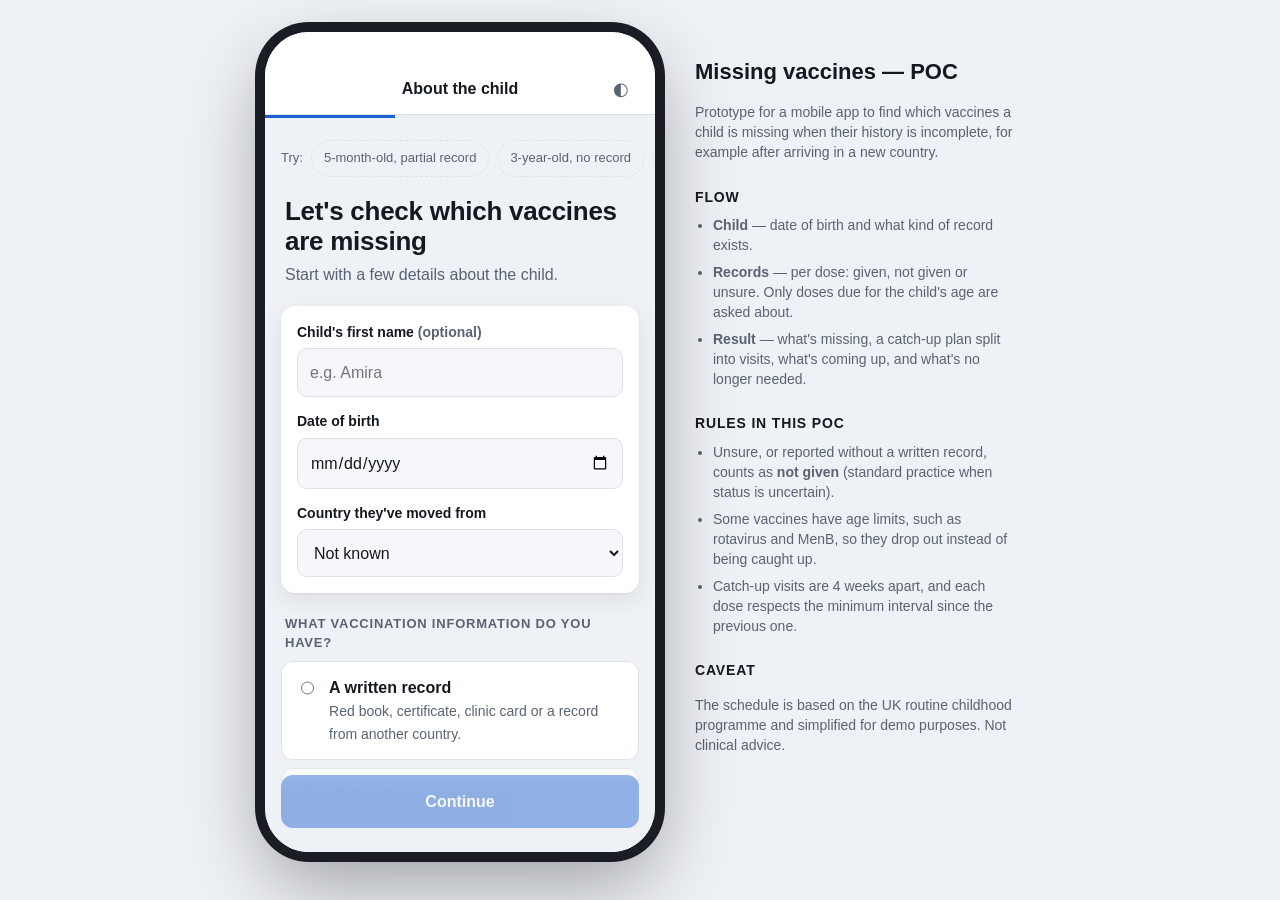
<file: missing-vaccines/index.html>
<!doctype html>
<html lang="en-GB">
<head>
<meta charset="utf-8">
<meta name="viewport" content="width=device-width, initial-scale=1, viewport-fit=cover">
<meta name="robots" content="noindex">
<title>Vaccine Catch-up</title>
<style>
  :root {
    --bg: #eef1f5;
    --surface: #ffffff;
    --surface-2: #f5f7fa;
    --text: #14181f;
    --text-2: #5a6372;
    --border: #dde2ea;
    --accent: #1b5fd1;
    --accent-ink: #ffffff;
    --accent-soft: #e5eeff;
    --red: #c4321f;
    --red-soft: #fdecea;
    --amber: #9a5b00;
    --amber-soft: #fff3dc;
    --green: #1d7a46;
    --green-soft: #e3f5ea;
    --grey-soft: #eceff3;
    --shadow: 0 1px 2px rgba(20,24,31,.06), 0 8px 24px rgba(20,24,31,.08);
    --radius: 14px;
    color-scheme: light;
  }
  @media (prefers-color-scheme: dark) {
    :root:not([data-theme="light"]) {
      --bg: #0b0d11; --surface: #161a21; --surface-2: #1d222b; --text: #e9edf3; --text-2: #9aa4b4;
      --border: #2a313c; --accent: #6ea1ff; --accent-ink: #0b0d11; --accent-soft: #1b2a45;
      --red: #ff8473; --red-soft: #3a1c18; --amber: #f3b54f; --amber-soft: #352a14;
      --green: #5fd394; --green-soft: #15301f; --grey-soft: #232a34;
      --shadow: 0 1px 2px rgba(0,0,0,.4), 0 8px 24px rgba(0,0,0,.35);
      color-scheme: dark;
    }
  }
  :root[data-theme="dark"] {
    --bg: #0b0d11; --surface: #161a21; --surface-2: #1d222b; --text: #e9edf3; --text-2: #9aa4b4;
    --border: #2a313c; --accent: #6ea1ff; --accent-ink: #0b0d11; --accent-soft: #1b2a45;
    --red: #ff8473; --red-soft: #3a1c18; --amber: #f3b54f; --amber-soft: #352a14;
    --green: #5fd394; --green-soft: #15301f; --grey-soft: #232a34;
    --shadow: 0 1px 2px rgba(0,0,0,.4), 0 8px 24px rgba(0,0,0,.35);
    color-scheme: dark;
  }

  * { box-sizing: border-box; }
  html, body { margin: 0; }
  body {
    background: var(--bg); color: var(--text);
    font: 16px/1.45 -apple-system, BlinkMacSystemFont, "SF Pro Text", "Segoe UI", Roboto, "Helvetica Neue", Arial, sans-serif;
    -webkit-font-smoothing: antialiased;
  }

  /* Phone frame on wide screens, full-bleed on phones */
  .stage { min-height: 100vh; display: flex; justify-content: center; align-items: flex-start; padding: 32px 16px; gap: 40px; }
  .phone {
    width: 390px; max-width: 100%; height: min(820px, calc(100vh - 64px)); background: var(--bg);
    border-radius: 44px; box-shadow: 0 0 0 10px #1a1d23, 0 30px 80px rgba(0,0,0,.35);
    overflow: hidden; display: flex; flex-direction: column; position: relative;
  }
  .side { max-width: 320px; color: var(--text-2); font-size: 14px; padding-top: 24px; }
  .side h1 { color: var(--text); font-size: 22px; margin: 0 0 8px; }
  .side h2 { color: var(--text); font-size: 14px; margin: 24px 0 8px; text-transform: uppercase; letter-spacing: .06em; }
  .side ul { padding-left: 18px; margin: 0; }
  .side li { margin-bottom: 6px; }
  @media (max-width: 820px) {
    .stage { padding: 0; display: block; }
    /* Let the page itself scroll on phones: nested scroll areas don't get touch scrolling in some webviews */
    .phone { width: 100%; height: auto; min-height: 100vh; border-radius: 0; box-shadow: none; overflow: visible; }
    .appbar { position: sticky; top: 0; z-index: 2; }
    .screen { flex: none; overflow: visible; padding-bottom: 140px; }
    .side { display: none; }
  }

  .appbar {
    padding: 18px 20px 12px; background: var(--surface); border-bottom: 1px solid var(--border);
    display: flex; align-items: center; gap: 12px; flex-shrink: 0;
  }
  .phone .appbar { padding-top: 44px; }
  @media (max-width: 820px) { .phone .appbar { padding-top: max(18px, env(safe-area-inset-top)); } }
  .appbar .back { border: 0; background: none; color: var(--accent); font-size: 16px; padding: 4px 0; cursor: pointer; min-width: 48px; text-align: left; }
  .appbar .back[hidden] { display: inline-block; visibility: hidden; }
  .appbar .title { flex: 1; text-align: center; font-weight: 600; }
  .appbar .theme { border: 0; background: none; color: var(--text-2); cursor: pointer; min-width: 48px; text-align: right; font-size: 18px; }
  .progress { height: 3px; background: var(--grey-soft); flex-shrink: 0; }
  .progress > div { height: 100%; background: var(--accent); transition: width .25s; }

  .screen { flex: 1; overflow-y: auto; -webkit-overflow-scrolling: touch; overscroll-behavior: contain; padding: 20px 16px 120px; }
  .footer {
    position: absolute; left: 0; right: 0; bottom: 0; padding: 12px 16px 24px;
    background: linear-gradient(to top, var(--bg) 70%, transparent);
  }
  @media (max-width: 820px) { .footer { position: fixed; padding-bottom: max(16px, env(safe-area-inset-bottom)); } }

  h2.screen-title { font-size: 26px; line-height: 1.15; margin: 4px 4px 6px; letter-spacing: -.01em; }
  p.lede { color: var(--text-2); margin: 0 4px 20px; }

  .card { background: var(--surface); border-radius: var(--radius); box-shadow: var(--shadow); padding: 16px; margin-bottom: 12px; }
  .card h3 { margin: 0 0 2px; font-size: 16px; }
  .muted { color: var(--text-2); font-size: 14px; }
  .small { font-size: 13px; }

  label.field { display: block; margin-bottom: 14px; }
  label.field > span { display: block; font-size: 14px; font-weight: 600; margin-bottom: 6px; }
  input[type=text], input[type=date], select {
    width: 100%; font: inherit; color: var(--text); background: var(--surface-2);
    border: 1px solid var(--border); border-radius: 10px; padding: 12px; min-height: 48px;
  }
  input:focus-visible, select:focus-visible, button:focus-visible { outline: 3px solid var(--accent); outline-offset: 2px; }

  .choice { display: flex; gap: 12px; align-items: flex-start; padding: 14px; border: 1.5px solid var(--border); border-radius: 12px; margin-bottom: 8px; cursor: pointer; background: var(--surface); }
  .choice input { margin-top: 3px; accent-color: var(--accent); width: 18px; height: 18px; }
  .choice:has(input:checked) { border-color: var(--accent); background: var(--accent-soft); }
  .choice b { display: block; }

  .btn { display: block; width: 100%; border: 0; border-radius: 12px; padding: 15px; font: inherit; font-weight: 600; cursor: pointer; min-height: 52px; }
  .btn.primary { background: var(--accent); color: var(--accent-ink); }
  .btn.primary:disabled { opacity: .45; cursor: not-allowed; }
  .btn.secondary { background: var(--surface); color: var(--accent); box-shadow: inset 0 0 0 1.5px var(--border); margin-top: 8px; }
  .linkbtn { border: 0; background: none; color: var(--accent); font: inherit; font-size: 14px; cursor: pointer; padding: 6px 0; }

  .demos { display: flex; gap: 8px; overflow-x: auto; margin: 0 -16px 18px; padding: 2px 16px; scrollbar-width: none; }
  .demos button { flex-shrink: 0; border: 1px dashed var(--border); background: transparent; color: var(--text-2); border-radius: 999px; padding: 8px 12px; font: inherit; font-size: 13px; cursor: pointer; }
  .demos span { flex-shrink: 0; font-size: 13px; color: var(--text-2); align-self: center; }

  /* Records */
  .vax-head { display: flex; justify-content: space-between; gap: 8px; align-items: baseline; }
  .aka { font-size: 12px; color: var(--text-2); margin: 2px 0 10px; }
  .dose { border-top: 1px solid var(--border); padding: 12px 0 4px; }
  .dose-label { font-size: 14px; display: flex; justify-content: space-between; margin-bottom: 8px; }
  .seg { display: grid; grid-template-columns: repeat(3, 1fr); background: var(--surface-2); border-radius: 10px; padding: 3px; gap: 3px; }
  .seg button { border: 0; background: transparent; color: var(--text-2); font: inherit; font-size: 14px; padding: 9px 4px; border-radius: 8px; cursor: pointer; min-height: 40px; }
  .seg button[aria-pressed=true] { background: var(--surface); color: var(--text); font-weight: 600; box-shadow: 0 1px 3px rgba(0,0,0,.12); }
  .seg button[data-v=given][aria-pressed=true] { color: var(--green); }
  .seg button[data-v=not][aria-pressed=true] { color: var(--red); }
  .given-detail { display: grid; grid-template-columns: 1fr; gap: 8px; margin-top: 10px; }
  .given-detail label { font-size: 13px; color: var(--text-2); display: flex; align-items: center; gap: 8px; }
  .given-detail input[type=checkbox] { width: 18px; height: 18px; accent-color: var(--accent); }
  .warn-inline { font-size: 12px; color: var(--amber); background: var(--amber-soft); padding: 6px 8px; border-radius: 8px; }

  /* Results */
  .hero { background: var(--surface); border-radius: var(--radius); box-shadow: var(--shadow); padding: 20px; margin-bottom: 16px; }
  .hero .big { font-size: 40px; font-weight: 700; line-height: 1; letter-spacing: -.02em; }
  .hero.alert .big { color: var(--red); }
  .hero.ok .big { color: var(--green); }
  .hero .who { font-size: 14px; color: var(--text-2); margin-bottom: 12px; }
  .stats { display: grid; grid-template-columns: repeat(3, 1fr); gap: 8px; margin-top: 16px; }
  .stat { background: var(--surface-2); border-radius: 10px; padding: 10px; }
  .stat b { display: block; font-size: 20px; }
  .stat span { font-size: 12px; color: var(--text-2); }

  .section-label { font-size: 13px; font-weight: 600; color: var(--text-2); text-transform: uppercase; letter-spacing: .06em; margin: 22px 4px 8px; }

  .timeline { position: relative; }
  .visit { display: grid; grid-template-columns: 28px 1fr; gap: 10px; }
  .visit .dot { width: 28px; height: 28px; border-radius: 50%; background: var(--accent); color: var(--accent-ink); font-size: 13px; font-weight: 700; display: grid; place-items: center; position: relative; z-index: 1; }
  .visit:not(:last-child) .rail { position: relative; }
  .visit:not(:last-child) .rail::after { content: ""; position: absolute; left: 13px; top: 28px; bottom: -12px; width: 2px; background: var(--border); }
  .visit .card { margin-bottom: 12px; }
  .pills { display: flex; flex-wrap: wrap; gap: 6px; margin-top: 8px; }
  .pill { font-size: 13px; padding: 5px 10px; border-radius: 999px; background: var(--accent-soft); color: var(--text); }

  .row { display: flex; gap: 12px; align-items: flex-start; padding: 12px 0; border-top: 1px solid var(--border); }
  .row:first-of-type { border-top: 0; padding-top: 0; }
  .row .main { flex: 1; min-width: 0; }
  .row .name { font-weight: 600; font-size: 15px; }
  .badge { font-size: 12px; font-weight: 600; padding: 4px 8px; border-radius: 999px; white-space: nowrap; }
  .b-missing { background: var(--red-soft); color: var(--red); }
  .b-ok { background: var(--green-soft); color: var(--green); }
  .b-later { background: var(--grey-soft); color: var(--text-2); }
  .b-na { background: var(--grey-soft); color: var(--text-2); }
  .b-check { background: var(--amber-soft); color: var(--amber); }
  .dosebar { display: flex; gap: 3px; margin-top: 6px; }
  .dosebar i { width: 18px; height: 6px; border-radius: 3px; background: var(--grey-soft); }
  .dosebar i.g { background: var(--green); }
  .dosebar i.m { background: var(--red); }
  .dosebar i.f { background: transparent; box-shadow: inset 0 0 0 1.5px var(--border); }

  .notice { background: var(--amber-soft); color: var(--text); border-radius: 12px; padding: 12px 14px; font-size: 14px; margin-bottom: 12px; }
  .notice b { color: var(--amber); }
  .disclaimer { font-size: 12px; color: var(--text-2); margin: 20px 4px 0; }

  .toast { position: absolute; left: 50%; bottom: 100px; transform: translateX(-50%); background: var(--text); color: var(--bg); padding: 10px 16px; border-radius: 999px; font-size: 14px; opacity: 0; transition: opacity .2s; pointer-events: none; white-space: nowrap; }
  .toast.show { opacity: 1; }
  @media (max-width: 820px) { .toast { position: fixed; } }
</style>
</head>
<body>
<div class="stage">
  <div class="phone" id="app">
    <header class="appbar">
      <button class="back" id="back" hidden>‹ Back</button>
      <div class="title" id="apptitle">Vaccine catch-up</div>
      <button class="theme" id="theme" aria-label="Toggle dark mode">◐</button>
    </header>
    <div class="progress"><div id="progress" style="width:33%"></div></div>
    <main class="screen" id="screen"></main>
    <div class="footer" id="footer"></div>
    <div class="toast" id="toast" role="status"></div>
  </div>

  <aside class="side">
    <h1>Missing vaccines — POC</h1>
    <p>Prototype for a mobile app to find which vaccines a child is missing when their history is incomplete, for example after arriving in a new country.</p>
    <h2>Flow</h2>
    <ul>
      <li><b>Child</b> — date of birth and what kind of record exists.</li>
      <li><b>Records</b> — per dose: given, not given or unsure. Only doses due for the child's age are asked about.</li>
      <li><b>Result</b> — what's missing, a catch-up plan split into visits, what's coming up, and what's no longer needed.</li>
    </ul>
    <h2>Rules in this POC</h2>
    <ul>
      <li>Unsure, or reported without a written record, counts as <b>not given</b> (standard practice when status is uncertain).</li>
      <li>Some vaccines have age limits, such as rotavirus and MenB, so they drop out instead of being caught up.</li>
      <li>Catch-up visits are 4 weeks apart, and each dose respects the minimum interval since the previous one.</li>
    </ul>
    <h2>Caveat</h2>
    <p>The schedule is based on the UK routine childhood programme and simplified for demo purposes. Not clinical advice.</p>
  </aside>
</div>

<script>
/* ------------------------------------------------------------------
   Schedule data (illustrative, based on UK routine programme 2026).
   Ages and intervals are in days. Swap this object per country.
------------------------------------------------------------------- */
const W = 7, M = 30.44, Y = 365.25;
const SCHEDULE = [
  { id: 'six', name: '6-in-1', full: 'Diphtheria, tetanus, whooping cough, polio, Hib, hepatitis B',
    aka: 'Hexavalent · DTaP-IPV-Hib-HepB · Infanrix hexa · Vaxelis · Hexyon · "DTP" or "Pentavalent" in some records',
    doses: [ { age: 8*W, min: 0 }, { age: 12*W, min: 28 }, { age: 16*W, min: 28 }, { age: 18*M, min: 180 } ],
    maxAge: 10*Y, overAgeNote: 'Over 10 — covered by the Td/IPV course instead' },
  { id: 'rota', name: 'Rotavirus', full: 'Rotavirus (oral drops)', aka: 'Rotarix · RotaTeq',
    doses: [ { age: 8*W, min: 0 }, { age: 12*W, min: 28 } ],
    startBy: 15*W, completeBy: 24*W, overAgeNote: 'Age limit passed — not given after 24 weeks' },
  { id: 'menb', name: 'MenB', full: 'Meningococcal group B', aka: 'Bexsero',
    doses: [ { age: 8*W, min: 0 }, { age: 12*W, min: 56 }, { age: 1*Y, min: 56 } ],
    maxAge: 2*Y, overAgeNote: 'Not routinely given from age 2',
    catchUp: (age, given) => (age >= 1*Y && given === 0) ? 2 : null },
  { id: 'pcv', name: 'Pneumococcal', full: 'Pneumococcal conjugate (PCV)', aka: 'PCV · Prevenar 13 · Vaxneuvance · Pneumo',
    doses: [ { age: 16*W, min: 0 }, { age: 1*Y, min: 56 } ],
    maxAge: 2*Y, overAgeNote: 'Not routinely given from age 2',
    catchUp: (age, given) => (age >= 1*Y && given === 0) ? 1 : null },
  { id: 'mmr', name: 'MMR(V)', full: 'Measles, mumps, rubella (and chickenpox)', aka: 'MMR · MMRV · ROR · Priorix · M-M-R VaxPro · ProQuad',
    doses: [ { age: 1*Y, min: 0 }, { age: 18*M, min: 28 } ] },
  { id: 'pre', name: 'Pre-school booster', full: 'Diphtheria, tetanus, whooping cough, polio (4-in-1)', aka: 'dTaP/IPV · Repevax · Boostrix-IPV · Tetraxim',
    doses: [ { age: 40*M, min: 0 } ], after: { id: 'six', min: 365 },
    maxAge: 10*Y, overAgeNote: 'Over 10 — covered by the Td/IPV course instead' },
  { id: 'hpv', name: 'HPV', full: 'Human papillomavirus', aka: 'Gardasil 9',
    doses: [ { age: 12*Y, min: 0 } ], maxAge: 25*Y },
  { id: 'td', name: 'Teenage booster', full: 'Tetanus, diphtheria, polio (3-in-1)', aka: 'Td/IPV · Revaxis',
    doses: [ { age: 14*Y, min: 0 } ],
    // Children over 10 who never finished the 6-in-1 primary course need a Td/IPV course instead
    catchUp: (age, given, counts) => (age >= 10*Y && counts.six < 3) ? Math.max(1, 3 - counts.six) : null,
    intervals: [0, 28, 28] },
  { id: 'acwy', name: 'MenACWY', full: 'Meningococcal groups A, C, W and Y', aka: 'Nimenrix · MenQuadfi · Menveo',
    doses: [ { age: 14*Y, min: 0 } ], maxAge: 25*Y },
];
const COUNTRIES = ['Not known', 'Afghanistan', 'Eritrea', 'Hong Kong', 'India', 'Iran', 'Nigeria', 'Pakistan', 'Poland', 'Romania', 'Sudan', 'Syria', 'Ukraine', 'Other'];

/* ------------------------------------------------------------------ State */
const today = startOfDay(new Date());
let state = freshState();
function freshState() {
  return { step: 0, name: '', dob: '', country: 'Not known', source: '', records: {} };
}

/* ------------------------------------------------------------------ Date helpers */
function startOfDay(d) { const x = new Date(d); x.setHours(0,0,0,0); return x; }
function addDays(d, n) { const x = new Date(d); x.setDate(x.getDate() + Math.round(n)); return x; }
function diffDays(a, b) { return Math.round((startOfDay(a) - startOfDay(b)) / 864e5); }
function parseDate(s) { return s ? startOfDay(new Date(s + 'T00:00:00')) : null; }
function iso(d) { return d.toISOString().slice(0, 10); }
function fmt(d, opts) { return d.toLocaleDateString('en-GB', opts || { day: 'numeric', month: 'short', year: 'numeric' }); }
function ageLabel(days) {
  if (days < 0) return 'not born yet';
  if (days < 13*W) return `${Math.floor(days / W)} weeks`;
  const months = Math.floor(days / M);
  if (months < 24) return `${months} months`;
  const y = Math.floor(months / 12), m = months % 12;
  return m ? `${y} years ${m} month${m > 1 ? 's' : ''}` : `${y} years`;
}
function doseAgeLabel(days) {
  if (days < 13*W) return `${Math.round(days / W)} weeks`;
  if (days < 2*Y) return Math.round(days / M) === 12 ? '1 year' : `${Math.round(days / M)} months`;
  const months = Math.round(days / M), y = Math.floor(months / 12), m = months % 12;
  return m ? `${y} years ${m} months` : `${y} years`;
}

/* ------------------------------------------------------------------ Rules engine */
function dosesDueByAge(s, age) { return s.doses.filter(d => d.age <= age).length; }

function evaluate() {
  const dob = parseDate(state.dob);
  const age = diffDays(today, dob);
  const counts = {}, info = {};

  // 1. Count verified doses per vaccine
  for (const s of SCHEDULE) {
    const recs = state.records[s.id] || [];
    const verified = recs.filter(r => r.status === 'given' && r.written);
    const unverified = recs.filter(r => r.status === 'given' && !r.written).length;
    const dates = verified.map(r => parseDate(r.date)).filter(Boolean).sort((a, b) => a - b);
    counts[s.id] = verified.length;
    info[s.id] = { given: verified.length, unverified, lastDate: dates.length ? dates[dates.length - 1] : null };
  }

  // 2. Work out what each vaccine needs now
  const items = SCHEDULE.map(s => {
    const i = info[s.id];
    const byAge = dosesDueByAge(s, age);
    const custom = s.catchUp ? s.catchUp(age, i.given, counts) : null;
    let required = custom != null ? custom : byAge;
    const total = Math.max(required, s.doses.length);
    const next = s.doses.find((d, idx) => idx >= Math.max(required, i.given) && d.age > age);
    let status, note = '';

    const overMax = s.maxAge && age >= s.maxAge;
    const rotaTooOld = s.startBy && ((i.given === 0 && age > s.startBy) || age > s.completeBy);

    if (s.id === 'td' && custom != null) {
      status = 'missing'; note = 'Needs a Td/IPV course because the 6-in-1 course was not completed';
    } else if (i.given >= required && required > 0 && !next && i.given >= s.doses.length) {
      status = 'complete';
    } else if ((overMax || rotaTooOld) && i.given < required) {
      status = 'na'; note = s.overAgeNote || 'Age limit passed';
      required = i.given;
    } else if (i.given < required) {
      status = 'missing';
    } else if (required === 0) {
      status = 'later';
    } else {
      status = 'uptodate';
    }
    if (custom != null && s.id !== 'td' && status === 'missing') note = `Catch-up for age: ${custom} dose${custom > 1 ? 's' : ''} instead of the routine course`;
    return { s, ...i, required, total, outstanding: Math.max(0, required - i.given), status, note,
             nextDue: next ? addDays(dob, next.age) : null, nextAge: next ? next.age : null };
  });

  // Boosters that depend on an unfinished course wait for it
  items.forEach(it => {
    const dep = it.s.after && items.find(x => x.s.id === it.s.after.id);
    if (dep && dep.status === 'missing' && it.status !== 'na') it.note = `After the ${dep.s.name} catch-up is finished`;
  });

  // 3. Build a catch-up plan: visits every 4 weeks, respecting minimum intervals and age limits
  const plan = [];
  const pending = {}, last = {};
  items.forEach(it => { pending[it.s.id] = it.status === 'missing' ? it.outstanding : 0; last[it.s.id] = it.lastDate; });
  for (let k = 0; k < 40 && Object.values(pending).some(n => n > 0); k++) {
    const visitDate = addDays(today, k * 28);
    const given = [];
    for (const it of items) {
      const s = it.s;
      if (pending[s.id] <= 0) continue;
      const doseIdx = it.required - pending[s.id];
      const interval = s.intervals ? s.intervals[doseIdx] : (s.doses[doseIdx] ? s.doses[doseIdx].min : 28);
      let earliest = last[s.id] ? addDays(last[s.id], doseIdx === 0 ? 0 : interval) : today;
      if (s.after) {
        if (pending[s.after.id] > 0) continue;
        if (last[s.after.id]) earliest = new Date(Math.max(earliest, addDays(last[s.after.id], s.after.min)));
      }
      if (visitDate < earliest) continue;
      const ageAtVisit = diffDays(visitDate, dob);
      if ((s.maxAge && ageAtVisit >= s.maxAge) || (s.completeBy && ageAtVisit > s.completeBy)) {
        it.note = 'Remaining doses fall past the age limit'; pending[s.id] = 0; continue;
      }
      given.push({ name: s.name, dose: doseIdx + 1, of: it.required });
      pending[s.id]--; last[s.id] = visitDate;
    }
    if (given.length) plan.push({ date: visitDate, given });
  }

  return { age, dob, items, plan };
}

/* ------------------------------------------------------------------ Rendering */
const $ = id => document.getElementById(id);
const esc = s => String(s).replace(/[&<>"]/g, c => ({ '&': '&amp;', '<': '&lt;', '>': '&gt;', '"': '&quot;' })[c]);

function go(step) {
  state.step = step;
  $('back').hidden = step === 0;
  $('progress').style.width = `${(step + 1) * 33.34}%`;
  $('apptitle').textContent = ['About the child', 'Vaccination record', 'Result'][step];
  [renderChild, renderRecords, renderResult][step]();
  $('screen').scrollTop = 0;
  window.scrollTo(0, 0);
}

function renderChild() {
  const maxDob = iso(today);
  $('screen').innerHTML = `
    <div class="demos" aria-label="Examples">
      <span>Try:</span>
      <button data-demo="baby">5-month-old, partial record</button>
      <button data-demo="toddler">3-year-old, no record</button>
      <button data-demo="teen">11-year-old, recall only</button>
    </div>
    <h2 class="screen-title">Let's check which vaccines are missing</h2>
    <p class="lede">Start with a few details about the child.</p>
    <div class="card">
      <label class="field"><span>Child's first name <span class="muted">(optional)</span></span>
        <input type="text" id="f-name" autocomplete="off" value="${esc(state.name)}" placeholder="e.g. Amira"></label>
      <label class="field"><span>Date of birth</span>
        <input type="date" id="f-dob" max="${maxDob}" min="${iso(addDays(today, -19*Y))}" value="${state.dob}"></label>
      <label class="field" style="margin-bottom:0"><span>Country they've moved from</span>
        <select id="f-country">${COUNTRIES.map(c => `<option ${c === state.country ? 'selected' : ''}>${c}</option>`).join('')}</select></label>
    </div>
    <div class="section-label">What vaccination information do you have?</div>
    ${[
      ['written', 'A written record', 'Red book, certificate, clinic card or a record from another country.'],
      ['recall', 'Only what a parent or carer remembers', 'We\'ll note these, but they need checking.'],
      ['none', 'No information', 'We\'ll show the full catch-up for their age.'],
    ].map(([v, t, d]) => `
      <label class="choice"><input type="radio" name="source" value="${v}" ${state.source === v ? 'checked' : ''}>
        <div><b>${t}</b><span class="muted">${d}</span></div></label>`).join('')}
  `;
  $('footer').innerHTML = `<button class="btn primary" id="next1">Continue</button>`;

  const sync = () => {
    state.name = $('f-name').value.trim();
    state.dob = $('f-dob').value;
    state.country = $('f-country').value;
    const src = document.querySelector('input[name=source]:checked');
    state.source = src ? src.value : '';
    const ok = state.dob && parseDate(state.dob) <= today && state.source;
    $('next1').disabled = !ok;
  };
  $('screen').addEventListener('input', sync);
  $('screen').addEventListener('change', sync);
  sync();
  $('next1').onclick = () => {
    if (state.source === 'none') { state.records = {}; go(2); } else go(1);
  };
  document.querySelectorAll('[data-demo]').forEach(b => b.onclick = () => loadDemo(b.dataset.demo));
}

function renderRecords() {
  const age = diffDays(today, parseDate(state.dob));
  const relevant = SCHEDULE.filter(s => dosesDueByAge(s, age) > 0);
  const defaultWritten = state.source === 'written';

  for (const s of relevant) {
    const n = dosesDueByAge(s, age);
    const recs = state.records[s.id] || (state.records[s.id] = []);
    while (recs.length < n) recs.push({ status: 'unknown', date: '', written: defaultWritten });
    recs.length = n;
  }

  $('screen').innerHTML = `
    <h2 class="screen-title">What has ${esc(state.name || 'the child')} already had?</h2>
    <p class="lede">At ${ageLabel(age)}, these doses would usually have been given by now. Names on foreign records may differ — check the "also called" line.</p>
    <button class="linkbtn" id="allunsure" style="margin:0 4px 10px">Mark everything as unsure</button>
    ${relevant.length ? relevant.map(s => `
      <div class="card" data-s="${s.id}">
        <div class="vax-head"><h3>${s.name}</h3></div>
        <div class="muted small">${s.full}</div>
        <div class="aka">Also called: ${s.aka}</div>
        ${state.records[s.id].map((r, i) => doseRow(s, i, r)).join('')}
      </div>`).join('') : `<div class="card muted">No vaccines are due yet at this age.</div>`}
  `;
  $('footer').innerHTML = `<button class="btn primary" id="next2">See what's missing</button>`;
  $('next2').onclick = () => go(2);
  $('allunsure').onclick = () => {
    Object.values(state.records).forEach(a => a.forEach(r => r.status = 'unknown'));
    renderRecords();
  };

  $('screen').onclick = e => {
    const b = e.target.closest('.seg button'); if (!b) return;
    const { s, i } = b.closest('.dose').dataset;
    state.records[s][i].status = b.dataset.v;
    b.closest('.dose').outerHTML = doseRow(SCHEDULE.find(x => x.id === s), +i, state.records[s][i]);
  };
  $('screen').onchange = e => {
    const d = e.target.closest('.dose'); if (!d) return;
    const r = state.records[d.dataset.s][d.dataset.i];
    if (e.target.type === 'date') r.date = e.target.value;
    if (e.target.type === 'checkbox') {
      r.written = e.target.checked;
      d.outerHTML = doseRow(SCHEDULE.find(x => x.id === d.dataset.s), +d.dataset.i, r);
    }
  };
}

function doseRow(s, i, r) {
  const opt = (v, t) => `<button type="button" data-v="${v}" aria-pressed="${r.status === v}">${t}</button>`;
  return `
    <div class="dose" data-s="${s.id}" data-i="${i}">
      <div class="dose-label"><span>Dose ${i + 1}</span><span class="muted">usually at ${doseAgeLabel(s.doses[i].age)}</span></div>
      <div class="seg" role="group" aria-label="${s.name} dose ${i + 1}">${opt('given', 'Given')}${opt('not', 'Not given')}${opt('unknown', 'Unsure')}</div>
      ${r.status === 'given' ? `
        <div class="given-detail">
          <input type="date" value="${r.date}" max="${iso(today)}" min="${state.dob}" aria-label="Date given (optional)">
          <label><input type="checkbox" ${r.written ? 'checked' : ''}> Seen on a written record</label>
          ${r.written ? '' : '<div class="warn-inline">Without a written record this dose will be treated as not given.</div>'}
        </div>` : ''}
    </div>`;
}

function renderResult() {
  const { age, items, plan } = evaluate();
  const who = state.name || 'This child';
  const missing = items.filter(i => i.status === 'missing');
  const unverified = items.reduce((n, i) => n + i.unverified, 0);
  const upcoming = items.filter(i => i.nextDue && i.status !== 'na').sort((a, b) => a.nextDue - b.nextDue);
  const last = plan.length ? plan[plan.length - 1].date : null;
  const weeks = last ? Math.round(diffDays(last, today) / 7) : 0;

  const badge = it => ({
    missing: `<span class="badge b-missing">Missing ${it.outstanding}</span>`,
    complete: `<span class="badge b-ok">Complete</span>`,
    uptodate: `<span class="badge b-ok">Up to date</span>`,
    later: `<span class="badge b-later">Not due yet</span>`,
    na: `<span class="badge b-na">Not needed</span>`,
  })[it.status];
  const bar = it => {
    const n = Math.max(it.required, it.given, it.s.doses.length);
    return `<div class="dosebar" aria-hidden="true">${Array.from({ length: n }, (_, k) =>
      `<i class="${k < it.given ? 'g' : k < it.required ? 'm' : 'f'}"></i>`).join('')}</div>`;
  };
  const sub = it => {
    if (it.note) return it.note;
    if (it.status === 'missing') return `${it.given} of ${it.required} doses recorded`;
    if (it.status === 'complete') return `All ${it.given} doses recorded`;
    if (it.nextDue) return `Next dose ${it.nextDue <= today ? 'due now' : 'at ' + doseAgeLabel(it.nextAge) + ' · ' + fmt(it.nextDue)}`;
    return '';
  };
  const order = { missing: 0, uptodate: 1, complete: 2, later: 3, na: 4 };

  $('screen').innerHTML = `
    <div class="hero ${missing.length ? 'alert' : 'ok'}">
      <div class="who">${esc(who)} · ${ageLabel(age)} · ${state.country !== 'Not known' ? 'from ' + esc(state.country) : 'country not known'}</div>
      <div class="big">${missing.length ? `${missing.length} missing` : 'Up to date'}</div>
      <div class="muted" style="margin-top:6px">${missing.length
        ? `Catch-up over ${plan.length} visit${plan.length > 1 ? 's' : ''}${weeks ? `, about ${weeks} weeks` : ''}.`
        : 'Nothing to catch up on based on the information given.'}</div>
      <div class="stats">
        <div class="stat"><b>${items.reduce((n, i) => n + i.given, 0)}</b><span>doses recorded</span></div>
        <div class="stat"><b>${missing.reduce((n, i) => n + i.outstanding, 0)}</b><span>doses to give</span></div>
        <div class="stat"><b>${upcoming.filter(i => i.status !== 'missing').length}</b><span>coming up</span></div>
      </div>
    </div>

    ${state.source === 'none' ? `<div class="notice"><b>No record available.</b> Everything due for their age is treated as not given. Giving an extra dose is safe for these vaccines, so the child shouldn't wait while records are traced.</div>` : ''}
    ${unverified ? `<div class="notice"><b>${unverified} dose${unverified > 1 ? 's' : ''} reported without a written record.</b> These are treated as not given. If a record turns up, update it and the plan will shrink.</div>` : ''}

    ${plan.length ? `
      <div class="section-label">Catch-up plan</div>
      <div class="timeline">${plan.map((v, k) => `
        <div class="visit"><div class="rail"><div class="dot">${k + 1}</div></div>
          <div class="card">
            <h3>${k === 0 ? 'Today' : 'From ' + fmt(v.date, { weekday: 'short', day: 'numeric', month: 'short' })}</h3>
            <div class="muted small">${k === 0 ? 'Book as soon as possible' : `${Math.round(diffDays(v.date, today) / 7)} weeks after first visit`}</div>
            <div class="pills">${v.given.map(g => `<span class="pill">${g.name}${g.of > 1 ? ` · ${g.dose}/${g.of}` : ''}</span>`).join('')}</div>
          </div></div>`).join('')}
      </div>` : ''}

    <div class="section-label">All vaccines</div>
    <div class="card">
      ${items.slice().sort((a, b) => order[a.status] - order[b.status]).map(it => `
        <div class="row">
          <div class="main"><div class="name">${it.s.name}</div>
            <div class="muted small">${sub(it)}</div>${it.status !== 'na' && it.status !== 'later' ? bar(it) : ''}</div>
          ${badge(it)}
        </div>`).join('')}
    </div>

    <p class="disclaimer">Prototype only. The schedule is based on the UK routine childhood programme, simplified. Not clinical advice: a nurse or GP confirms the final plan.</p>
  `;
  $('footer').innerHTML = `<button class="btn primary" id="share">Share with GP practice</button>`;
  $('share').onclick = () => {
    const lines = [`Vaccine catch-up summary — ${who}, born ${fmt(parseDate(state.dob))}`, ''];
    if (plan.length) plan.forEach((v, k) => lines.push(`Visit ${k + 1} (${k ? 'from ' + fmt(v.date) : 'ASAP'}): ${v.given.map(g => `${g.name} ${g.dose}/${g.of}`).join(', ')}`));
    else lines.push('No catch-up needed.');
    const done = () => toast('Summary copied');
    (navigator.clipboard ? navigator.clipboard.writeText(lines.join('\n')).then(done, done) : done());
  };
}

function toast(msg) {
  const t = $('toast'); t.textContent = msg; t.classList.add('show');
  clearTimeout(toast.t); toast.t = setTimeout(() => t.classList.remove('show'), 1800);
}

/* ------------------------------------------------------------------ Demos */
function loadDemo(kind) {
  const dobFor = days => iso(addDays(today, -days));
  const given = (date, written = true) => ({ status: 'given', date, written });
  const unk = () => ({ status: 'unknown', date: '', written: true });
  if (kind === 'baby') {
    const dob = addDays(today, -Math.round(5*M + 10));
    state = { ...freshState(), name: 'Amira', dob: iso(dob), country: 'Syria', source: 'written', records: {
      six: [given(iso(addDays(dob, 60))), unk(), unk()],
      rota: [given(iso(addDays(dob, 60))), unk()],
      menb: [unk(), unk()],
      pcv: [unk()],
    } };
    go(1);
  } else if (kind === 'toddler') {
    state = { ...freshState(), name: 'Mykola', dob: dobFor(3*Y + 20), country: 'Ukraine', source: 'none' };
    go(2);
  } else {
    const dob = addDays(today, -Math.round(11*Y + 10));
    state = { ...freshState(), name: 'Zahra', dob: iso(dob), country: 'Afghanistan', source: 'recall', records: {
      six: [given('', false), given('', false), given('', false), unk()],
      rota: [unk(), unk()], menb: [unk(), unk(), unk()], pcv: [unk(), unk()],
      mmr: [given(iso(addDays(dob, 400)), true), unk()],
      pre: [unk()],
    } };
    go(1);
  }
}

/* ------------------------------------------------------------------ Shell */
$('back').onclick = () => go(state.step === 2 && state.source === 'none' ? 0 : state.step - 1);
$('theme').onclick = () => {
  const r = document.documentElement;
  const dark = r.dataset.theme ? r.dataset.theme === 'dark' : matchMedia('(prefers-color-scheme: dark)').matches;
  r.dataset.theme = dark ? 'light' : 'dark';
};
go(0);
</script>
</body>
</html>
</file>
